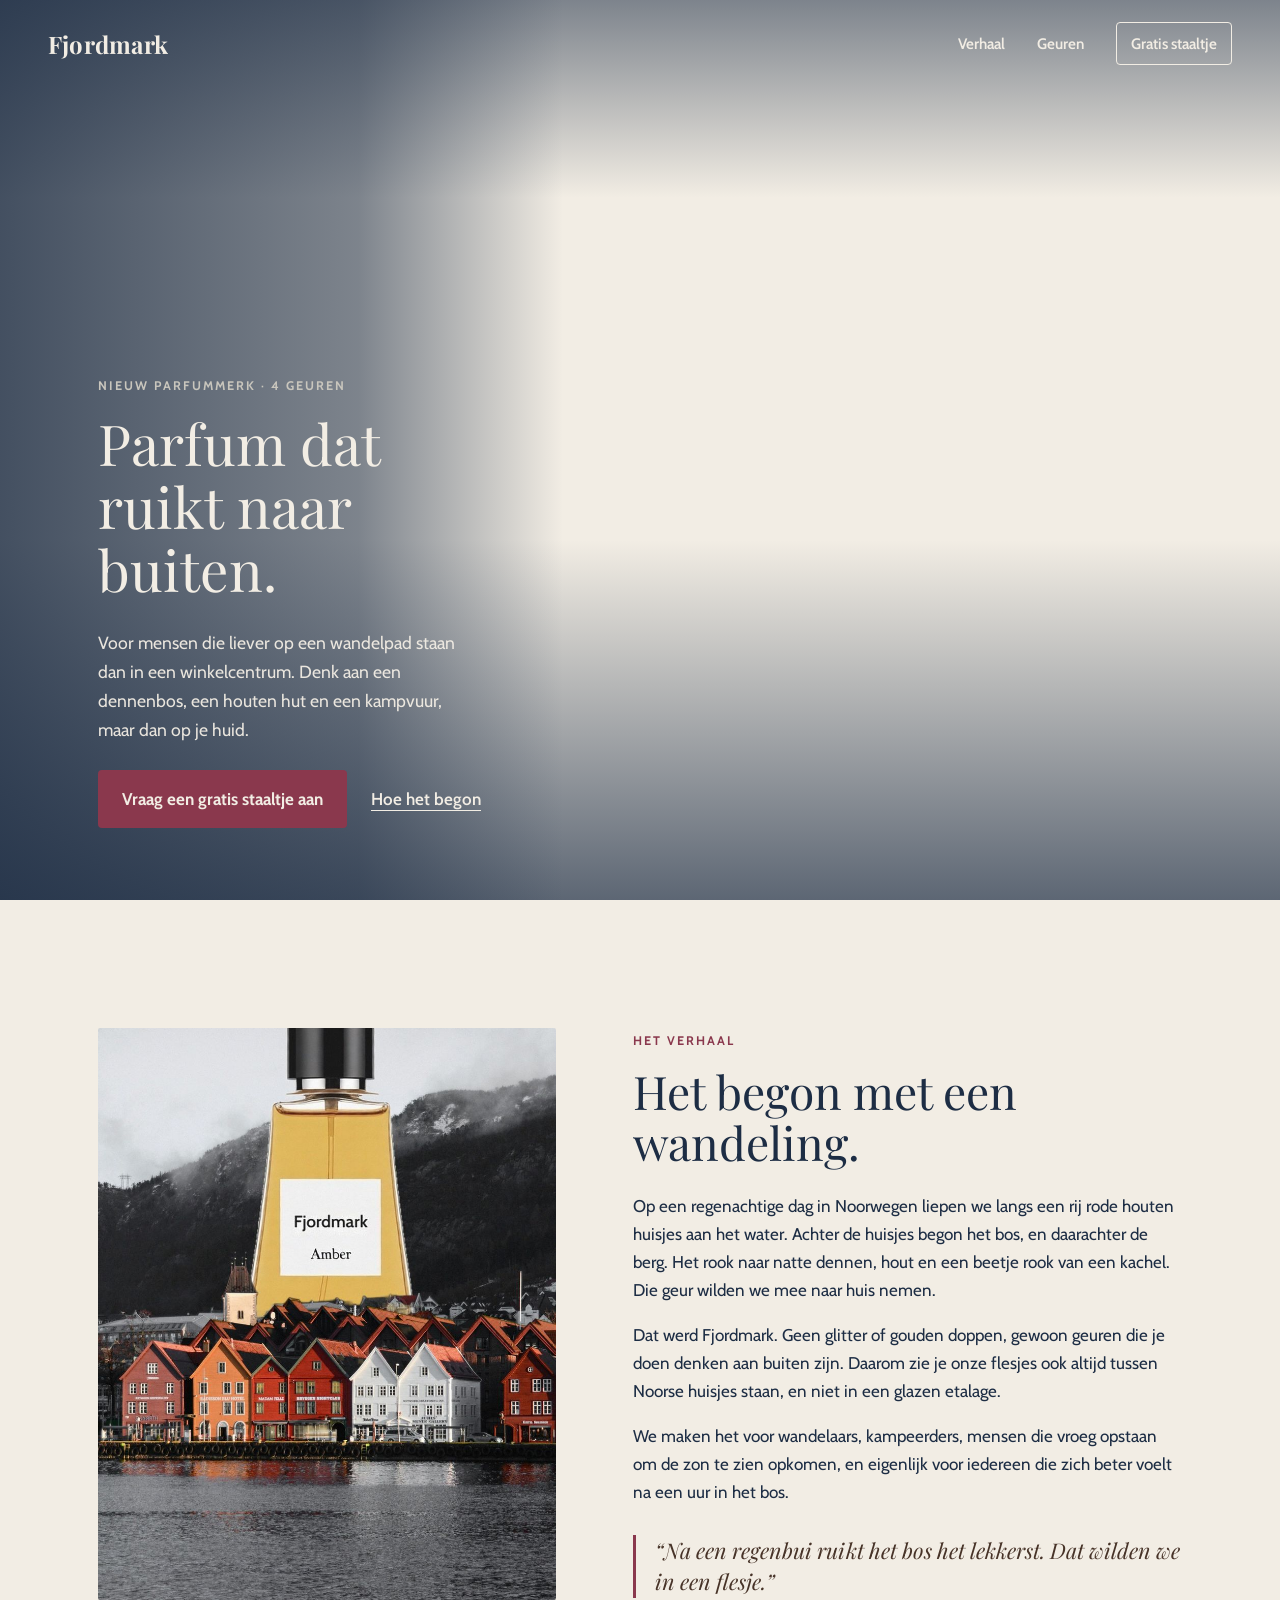
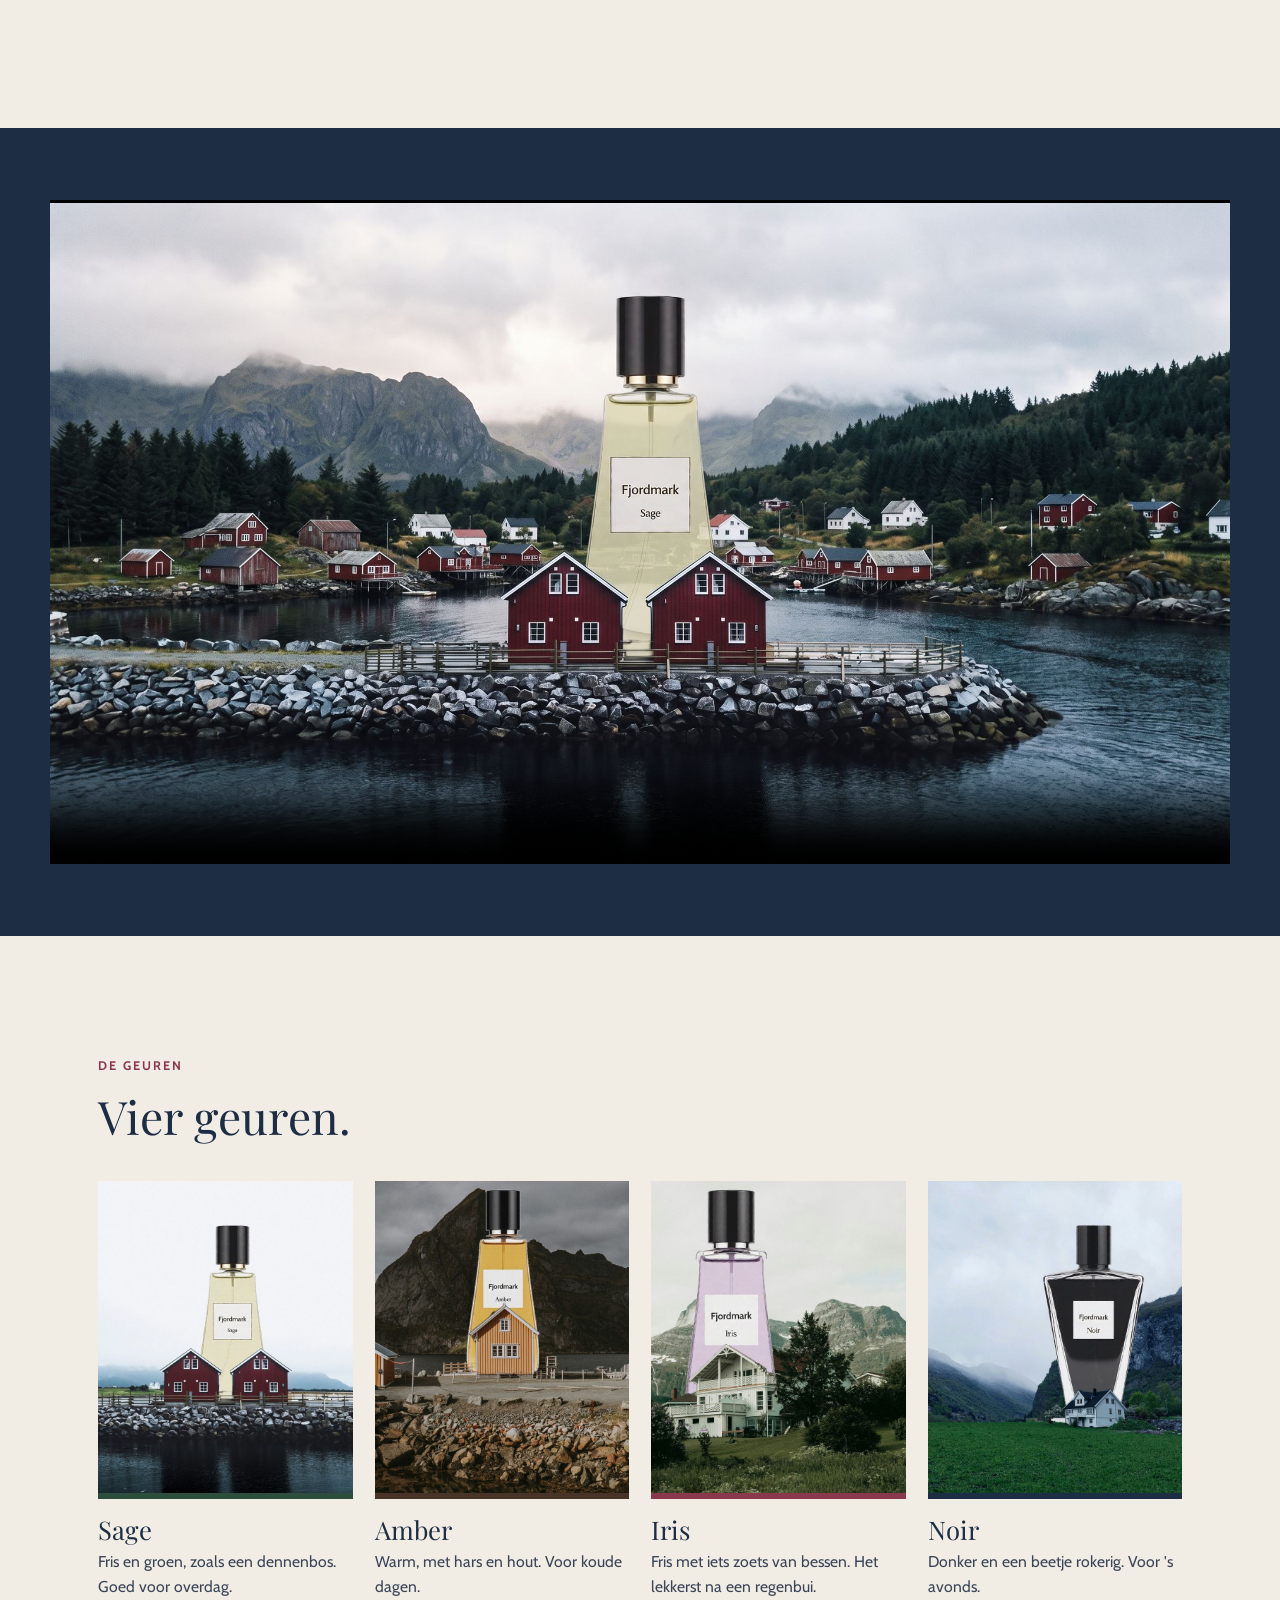
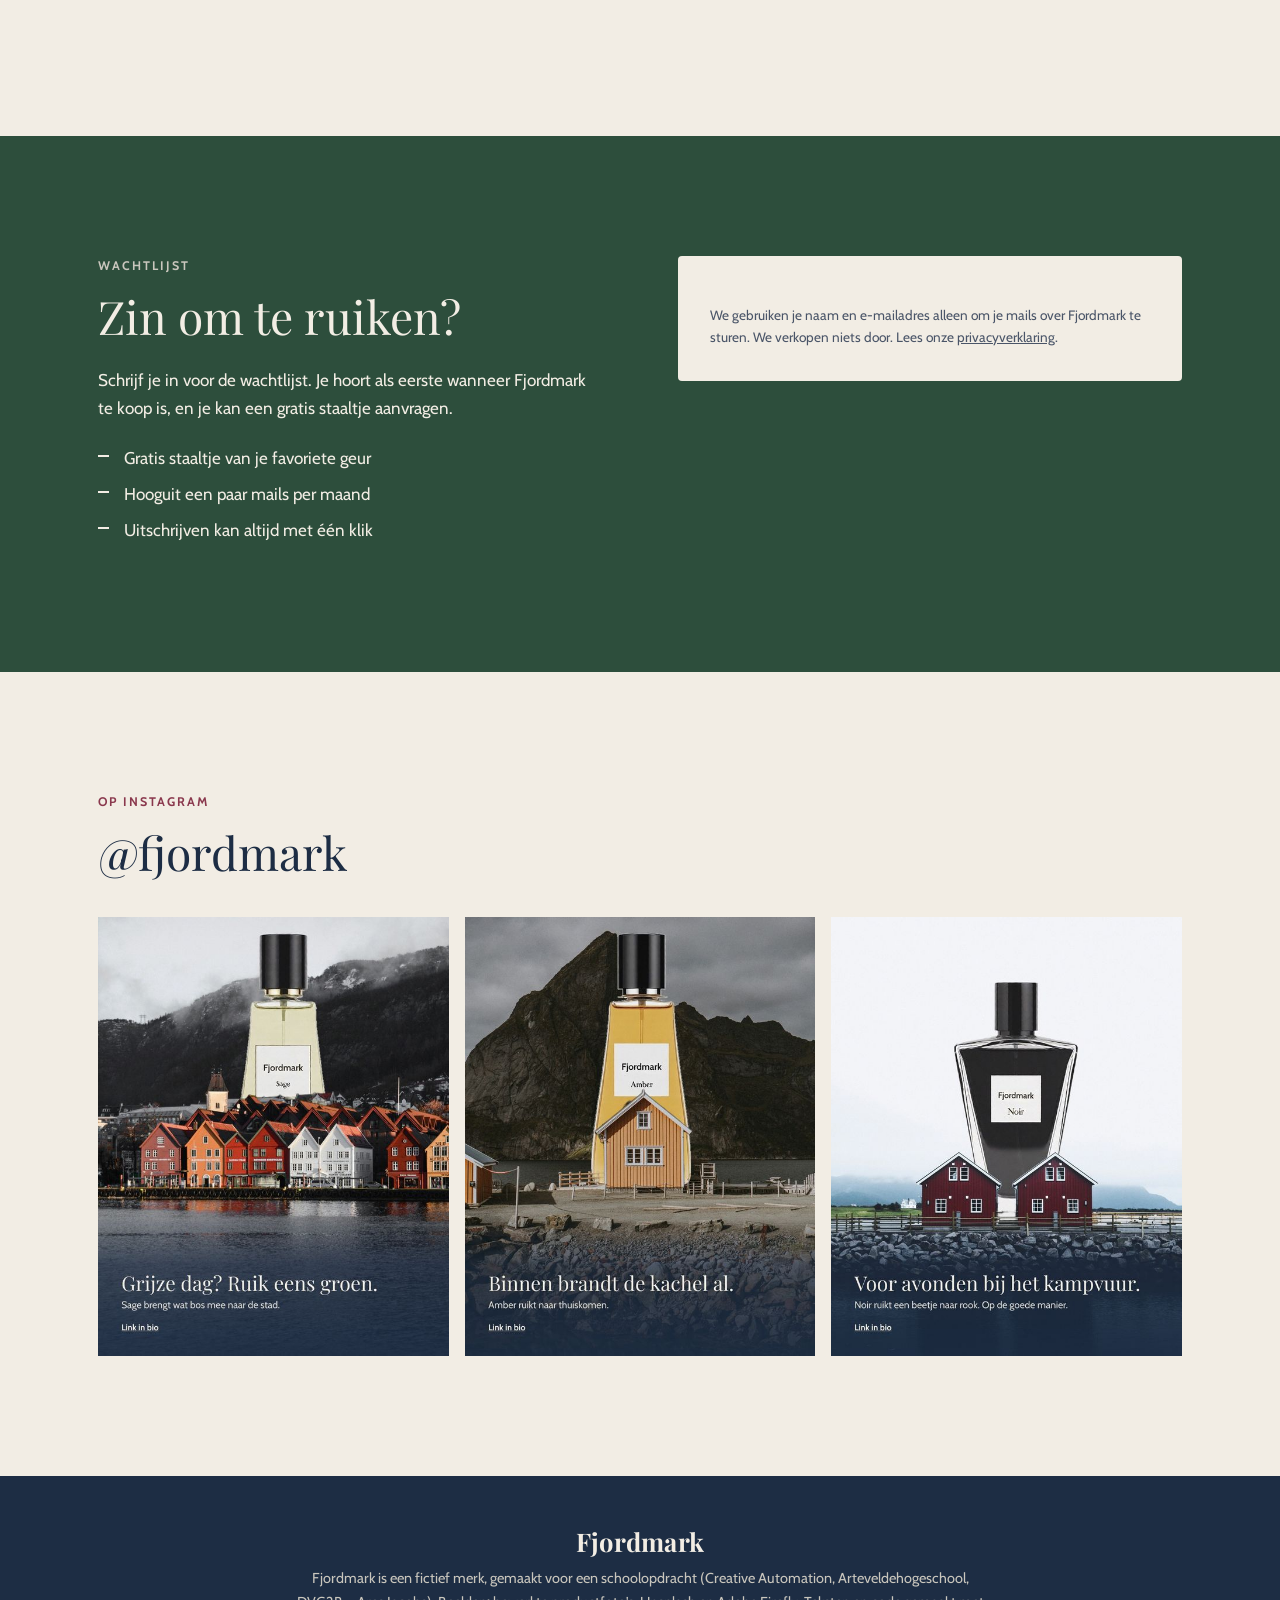
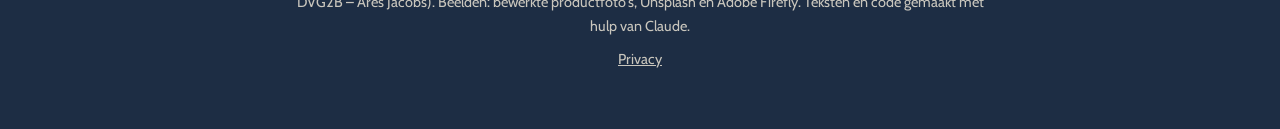
<file: index.html>
<!doctype html>
<html lang="nl">
<head>
  <meta charset="utf-8">
  <meta name="viewport" content="width=device-width, initial-scale=1">
  <title>Fjordmark – parfum dat ruikt naar buiten</title>
  <meta name="description" content="Fjordmark is een nieuw parfummerk met vier geuren die ruiken naar bos, hout en buiten zijn. Schrijf je in voor de wachtlijst en vraag een gratis staaltje aan.">
  <meta property="og:title" content="Fjordmark – parfum dat ruikt naar buiten">
  <meta property="og:description" content="Vier geuren voor mensen die graag buiten zijn. Schrijf je in voor een gratis staaltje.">
  <meta property="og:image" content="assets/img/hero.jpg">
  <link rel="icon" href="assets/img/favicon.svg" type="image/svg+xml">
  <link rel="preconnect" href="https://fonts.googleapis.com">
  <link rel="preconnect" href="https://fonts.gstatic.com" crossorigin>
  <link href="https://fonts.googleapis.com/css2?family=Cabin:wght@400;600;700&family=Playfair+Display:ital,wght@0,400;0,700;1,400&display=swap" rel="stylesheet">
  <link rel="stylesheet" href="style.css">
  <!-- MailerLite Universal -->
  <script>
    (function(w,d,e,u,f,l,n){w[f]=w[f]||function(){(w[f].q=w[f].q||[])
    .push(arguments);},l=d.createElement(e),l.async=1,l.src=u,
    n=d.getElementsByTagName(e)[0],n.parentNode.insertBefore(l,n);})
    (window,document,'script','https://assets.mailerlite.com/js/universal.js','ml');
    ml('account', '2731021');
  </script>
  <!-- End MailerLite Universal -->
</head>
<body>

<header class="topbar">
  <a class="wordmark" href="#top">Fjordmark</a>
  <nav>
    <a href="#verhaal">Verhaal</a>
    <a href="#geuren">Geuren</a>
    <a class="nav-cta" href="#inschrijven">Gratis staaltje</a>
  </nav>
</header>

<main id="top">

  <!-- HERO -->
  <section class="hero">
    <picture>
      <source media="(max-width: 700px)" srcset="assets/img/hero-mobile.jpg">
      <img src="assets/img/hero.jpg" alt="Een Fjordmark-parfumfles van Sage staat achter twee rode houten huisjes aan een Noors fjord, met mist boven de bergen." width="2000" height="1116">
    </picture>
    <div class="hero-text">
      <p class="eyebrow">Nieuw parfummerk · 4 geuren</p>
      <h1>Parfum dat ruikt naar buiten.</h1>
      <p class="lead">Voor mensen die liever op een wandelpad staan dan in een winkelcentrum. Denk aan een dennenbos, een houten hut en een kampvuur, maar dan op je huid.</p>
      <div class="hero-actions">
        <a class="btn" href="#inschrijven">Vraag een gratis staaltje aan</a>
        <a class="link" href="#verhaal">Hoe het begon</a>
      </div>
    </div>
  </section>

  <!-- VERHAAL -->
  <section class="story" id="verhaal">
    <div class="story-img">
      <img src="assets/img/verhaal.jpg" alt="Fjordmark Amber tussen de gekleurde houten huizen van Bergen in de mist." loading="lazy" width="900" height="1600">
    </div>
    <div class="story-text">
      <p class="eyebrow">Het verhaal</p>
      <h2>Het begon met een wandeling.</h2>
      <p>Op een regenachtige dag in Noorwegen liepen we langs een rij rode houten huisjes aan het water. Achter de huisjes begon het bos, en daarachter de berg. Het rook naar natte dennen, hout en een beetje rook van een kachel. Die geur wilden we mee naar huis nemen.</p>
      <p>Dat werd Fjordmark. Geen glitter of gouden doppen, gewoon geuren die je doen denken aan buiten zijn. Daarom zie je onze flesjes ook altijd tussen Noorse huisjes staan, en niet in een glazen etalage.</p>
      <p>We maken het voor wandelaars, kampeerders, mensen die vroeg opstaan om de zon te zien opkomen, en eigenlijk voor iedereen die zich beter voelt na een uur in het bos.</p>
      <blockquote>“Na een regenbui ruikt het bos het lekkerst. Dat wilden we in een flesje.”</blockquote>
    </div>
  </section>

  <!-- VIDEO -->
  <section class="film" id="film">
    <video src="assets/video/fjordmark_film_16x9.mp4" poster="assets/img/hero.jpg" controls muted playsinline preload="metadata" aria-label="Korte film van Fjordmark"></video>
  </section>

  <!-- GEUREN -->
  <section class="scents" id="geuren">
    <div class="section-head">
      <p class="eyebrow">De geuren</p>
      <h2>Vier geuren.</h2>
    </div>
    <div class="scent-grid">
      <article class="scent" style="--c:#2D4E3C">
        <img src="assets/img/geur-sage.jpg" alt="Fjordmark Sage achter twee rode huisjes aan het water." loading="lazy" width="720" height="900">
        <h3>Sage</h3>
        <p>Fris en groen, zoals een dennenbos. Goed voor overdag.</p>
      </article>
      <article class="scent" style="--c:#473328">
        <img src="assets/img/geur-amber.jpg" alt="Fjordmark Amber achter een houten hut aan de voet van een berg." loading="lazy" width="720" height="900">
        <h3>Amber</h3>
        <p>Warm, met hars en hout. Voor koude dagen.</p>
      </article>
      <article class="scent" style="--c:#8A384D">
        <img src="assets/img/geur-iris.jpg" alt="Fjordmark Iris achter een wit huis met bergen op de achtergrond." loading="lazy" width="720" height="900">
        <h3>Iris</h3>
        <p>Fris met iets zoets van bessen. Het lekkerst na een regenbui.</p>
      </article>
      <article class="scent" style="--c:#1D2D44">
        <img src="assets/img/geur-noir.jpg" alt="Fjordmark Noir achter een wit huis in een groene vallei." loading="lazy" width="720" height="900">
        <h3>Noir</h3>
        <p>Donker en een beetje rokerig. Voor 's avonds.</p>
      </article>
    </div>
  </section>

  <!-- CTA + FORMULIER -->
  <section class="signup" id="inschrijven">
    <div class="signup-text">
      <p class="eyebrow">Wachtlijst</p>
      <h2>Zin om te ruiken?</h2>
      <p>Schrijf je in voor de wachtlijst. Je hoort als eerste wanneer Fjordmark te koop is, en je kan een gratis staaltje aanvragen.</p>
      <ul class="ticks">
        <li>Gratis staaltje van je favoriete geur</li>
        <li>Hooguit een paar mails per maand</li>
        <li>Uitschrijven kan altijd met één klik</li>
      </ul>
    </div>
    <div class="signup-form">
      <!-- MAILERLITE EMBED -->
      <div class="ml-embedded" data-form="b0F0Ox"></div>
      <p class="privacy">We gebruiken je naam en e-mailadres alleen om je mails over Fjordmark te sturen. We verkopen niets door. Lees onze <a href="privacy.html">privacyverklaring</a>.</p>
    </div>
  </section>

  <!-- SOCIAL -->
  <section class="social">
    <div class="section-head">
      <p class="eyebrow">Op Instagram</p>
      <h2>@fjordmark</h2>
    </div>
    <div class="social-grid">
      <img src="assets/img/social-1.jpg" alt="Instagram-post: Grijze dag? Ruik eens groen." loading="lazy" width="600" height="750">
      <img src="assets/img/social-2.jpg" alt="Instagram-post: Binnen brandt de kachel al." loading="lazy" width="600" height="750">
      <img src="assets/img/social-3.jpg" alt="Instagram-post: Voor avonden bij het kampvuur." loading="lazy" width="600" height="750">
    </div>
  </section>

</main>

<footer class="footer">
  <p class="wordmark">Fjordmark</p>
  <p>Fjordmark is een fictief merk, gemaakt voor een schoolopdracht (Creative Automation, Arteveldehogeschool, DVG2B – Ares Jacobs). Beelden: bewerkte productfoto's, Unsplash en Adobe Firefly. Teksten en code gemaakt met hulp van Claude.</p>
  <p><a href="privacy.html">Privacy</a></p>
</footer>

</body>
</html>
</file>
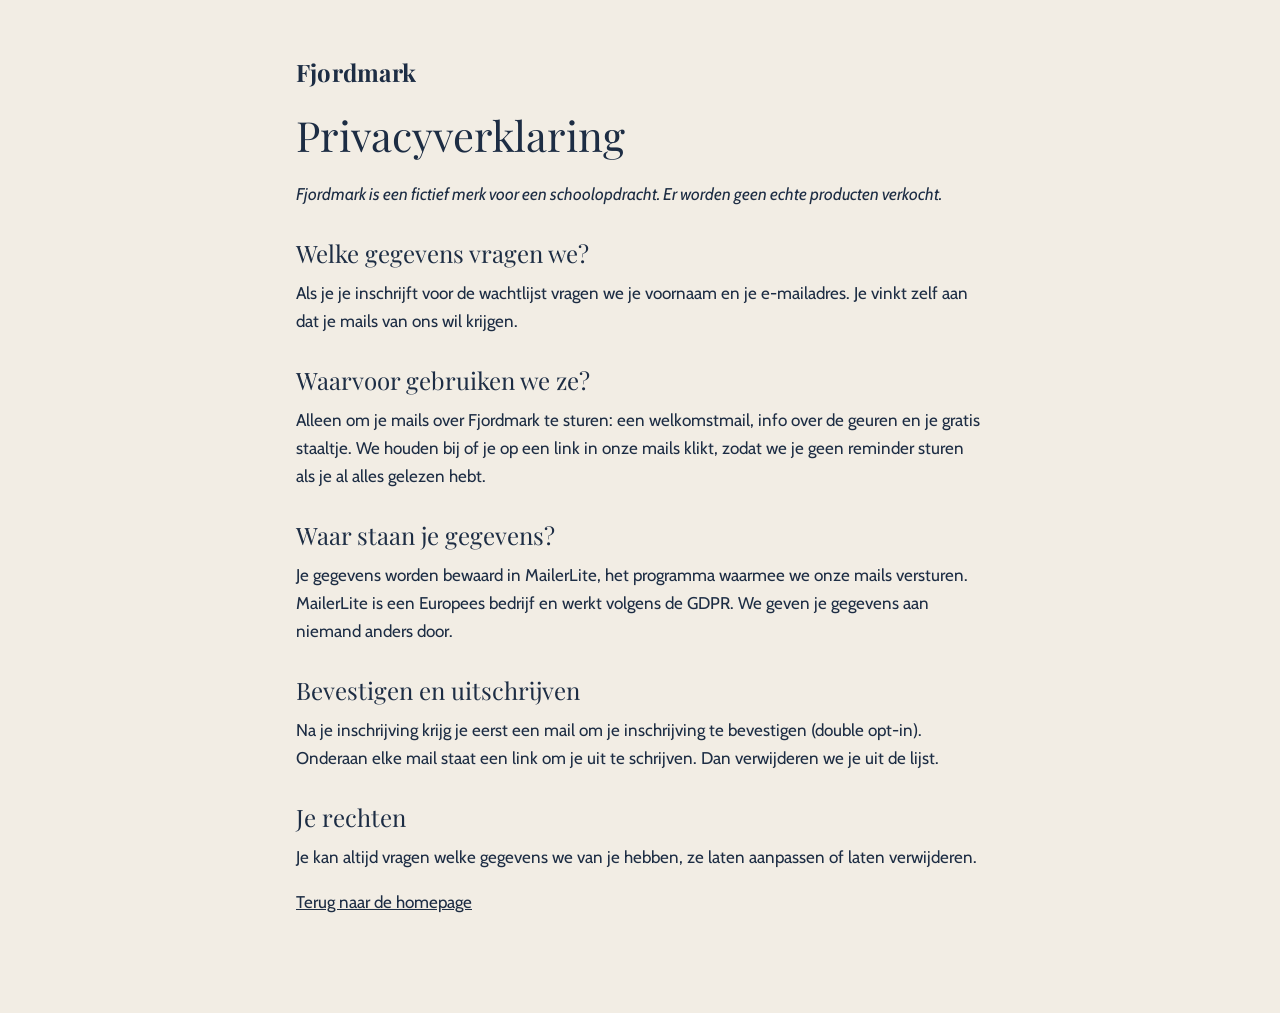
<file: privacy.html>
<!doctype html>
<html lang="nl">
<head>
  <meta charset="utf-8">
  <meta name="viewport" content="width=device-width, initial-scale=1">
  <title>Privacy – Fjordmark</title>
  <link rel="icon" href="assets/img/favicon.svg" type="image/svg+xml">
  <link href="https://fonts.googleapis.com/css2?family=Cabin:wght@400;700&family=Playfair+Display:wght@400;700&display=swap" rel="stylesheet">
  <link rel="stylesheet" href="style.css">
  <style>
    .page { max-width: 720px; margin: 0 auto; padding: 56px 16px 80px; }
    .page .wordmark { color: var(--fjord); }
    .page h1 { font-size: 2.6rem; margin-top: 1.4rem; }
    .page h2 { font-size: 1.5rem; margin-top: 2rem; }
  </style>
</head>
<body>
<main class="page">
  <a class="wordmark" href="index.html">Fjordmark</a>
  <h1>Privacyverklaring</h1>
  <p><em>Fjordmark is een fictief merk voor een schoolopdracht. Er worden geen echte producten verkocht.</em></p>

  <h2>Welke gegevens vragen we?</h2>
  <p>Als je je inschrijft voor de wachtlijst vragen we je voornaam en je e-mailadres. Je vinkt zelf aan dat je mails van ons wil krijgen.</p>

  <h2>Waarvoor gebruiken we ze?</h2>
  <p>Alleen om je mails over Fjordmark te sturen: een welkomstmail, info over de geuren en je gratis staaltje. We houden bij of je op een link in onze mails klikt, zodat we je geen reminder sturen als je al alles gelezen hebt.</p>

  <h2>Waar staan je gegevens?</h2>
  <p>Je gegevens worden bewaard in MailerLite, het programma waarmee we onze mails versturen. MailerLite is een Europees bedrijf en werkt volgens de GDPR. We geven je gegevens aan niemand anders door.</p>

  <h2>Bevestigen en uitschrijven</h2>
  <p>Na je inschrijving krijg je eerst een mail om je inschrijving te bevestigen (double opt-in). Onderaan elke mail staat een link om je uit te schrijven. Dan verwijderen we je uit de lijst.</p>

  <h2>Je rechten</h2>
  <p>Je kan altijd vragen welke gegevens we van je hebben, ze laten aanpassen of laten verwijderen.</p>

  <p><a href="index.html">Terug naar de homepage</a></p>
</main>
</body>
</html>
</file>
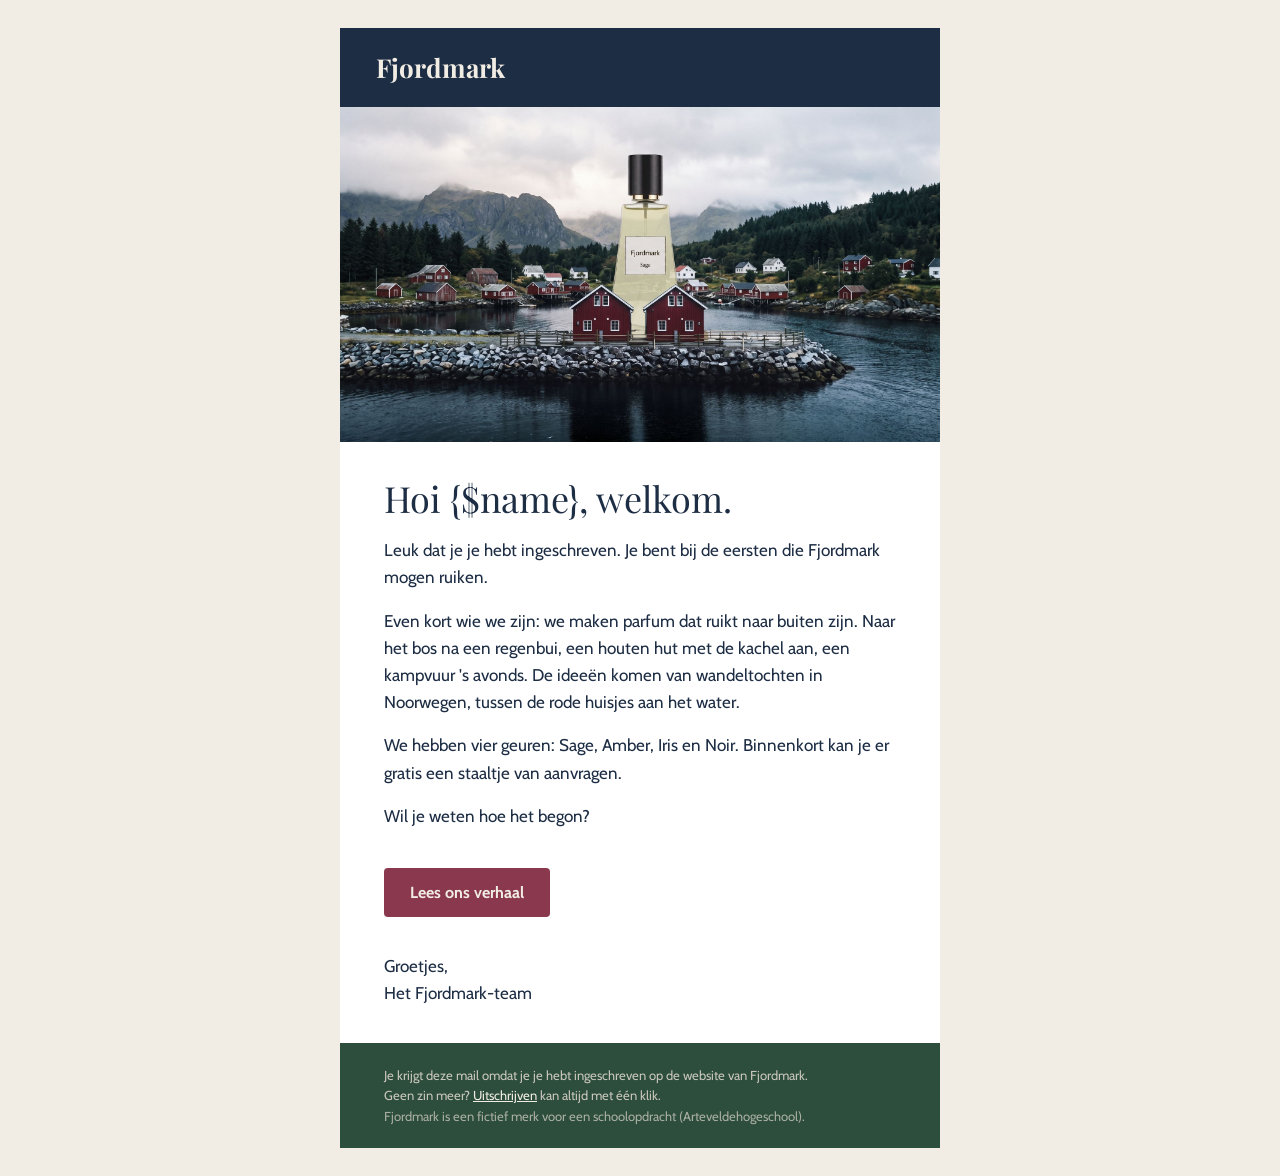
<file: emails/email_1_welkom.html>
<!doctype html>
<html lang="nl">
<head>
<meta charset="utf-8">
<meta name="viewport" content="width=device-width, initial-scale=1">
<title>Je staat op de lijst</title>
<link href="https://fonts.googleapis.com/css2?family=Cabin:wght@400;700&family=Playfair+Display:wght@400;700&display=swap" rel="stylesheet">
<style>
  body { margin:0; padding:0; background:#F2EDE4; }
  a { color:#8A384D; }
  @media (max-width:620px) { .wrap { width:100% !important; } .pad { padding-left:22px !important; padding-right:22px !important; } h1 { font-size:30px !important; } }
</style>
</head>
<body style="margin:0;padding:0;background:#F2EDE4;">
<div style="display:none;max-height:0;overflow:hidden;">Bedankt voor je inschrijving. Hier is wat je kan verwachten.</div>
<table role="presentation" width="100%" cellpadding="0" cellspacing="0" style="background:#F2EDE4;">
<tr><td align="center" style="padding:28px 12px;">
  <table role="presentation" class="wrap" width="600" cellpadding="0" cellspacing="0" style="width:600px;background:#ffffff;">
    <tr><td style="background:#1D2D44;padding:22px 36px;" class="pad">
      <span style="font-family:'Playfair Display',Georgia,serif;font-weight:700;font-size:26px;color:#F2EDE4;">Fjordmark</span>
    </td></tr>
    <tr><td><img src="https://aresjacobs55-bit.github.io/fjordmark/assets/img/hero.jpg" width="600" alt="Fjordmark-fles achter rode houten huisjes aan een fjord" style="display:block;width:100%;height:auto;border:0;"></td></tr>
    <tr><td class="pad" style="padding:36px 44px 8px;font-family:'Cabin',Arial,sans-serif;font-size:17px;line-height:1.6;color:#1D2D44;">
      <h1 style="margin:0 0 18px;font-family:'Playfair Display',Georgia,serif;font-weight:400;font-size:36px;line-height:1.15;color:#1D2D44;">Hoi {$name}, welkom.</h1>
      <p style="margin:0 0 16px;">Leuk dat je je hebt ingeschreven. Je bent bij de eersten die Fjordmark mogen ruiken.</p><p style="margin:0 0 16px;">Even kort wie we zijn: we maken parfum dat ruikt naar buiten zijn. Naar het bos na een regenbui, een houten hut met de kachel aan, een kampvuur 's avonds. De ideeën komen van wandeltochten in Noorwegen, tussen de rode huisjes aan het water.</p><p style="margin:0 0 16px;">We hebben vier geuren: Sage, Amber, Iris en Noir. Binnenkort kan je er gratis een staaltje van aanvragen.</p><p style="margin:0 0 16px;">Wil je weten hoe het begon?</p>
    </td></tr>
    <tr><td class="pad" style="padding:14px 44px 36px;">
      <a href="https://aresjacobs55-bit.github.io/fjordmark/#verhaal" style="display:inline-block;background:#8A384D;color:#F2EDE4;font-family:'Cabin',Arial,sans-serif;font-weight:700;font-size:16px;text-decoration:none;padding:15px 26px;border-radius:4px;">Lees ons verhaal</a>
    </td></tr>
    <tr><td class="pad" style="padding:0 44px 36px;font-family:'Cabin',Arial,sans-serif;font-size:17px;line-height:1.6;color:#1D2D44;">
      Groetjes,<br>Het Fjordmark-team
    </td></tr>
    <tr><td class="pad" style="background:#2D4E3C;padding:22px 44px;font-family:'Cabin',Arial,sans-serif;font-size:13px;line-height:1.55;color:#C9C6BD;">
      Je krijgt deze mail omdat je je hebt ingeschreven op de website van Fjordmark.<br>
      Geen zin meer? <a href="{$unsubscribe}" style="color:#F2EDE4;">Uitschrijven</a> kan altijd met één klik.<br>
      <span style="opacity:.8;">Fjordmark is een fictief merk voor een schoolopdracht (Arteveldehogeschool).</span>
    </td></tr>
  </table>
</td></tr>
</table>
</body>
</html>
</file>
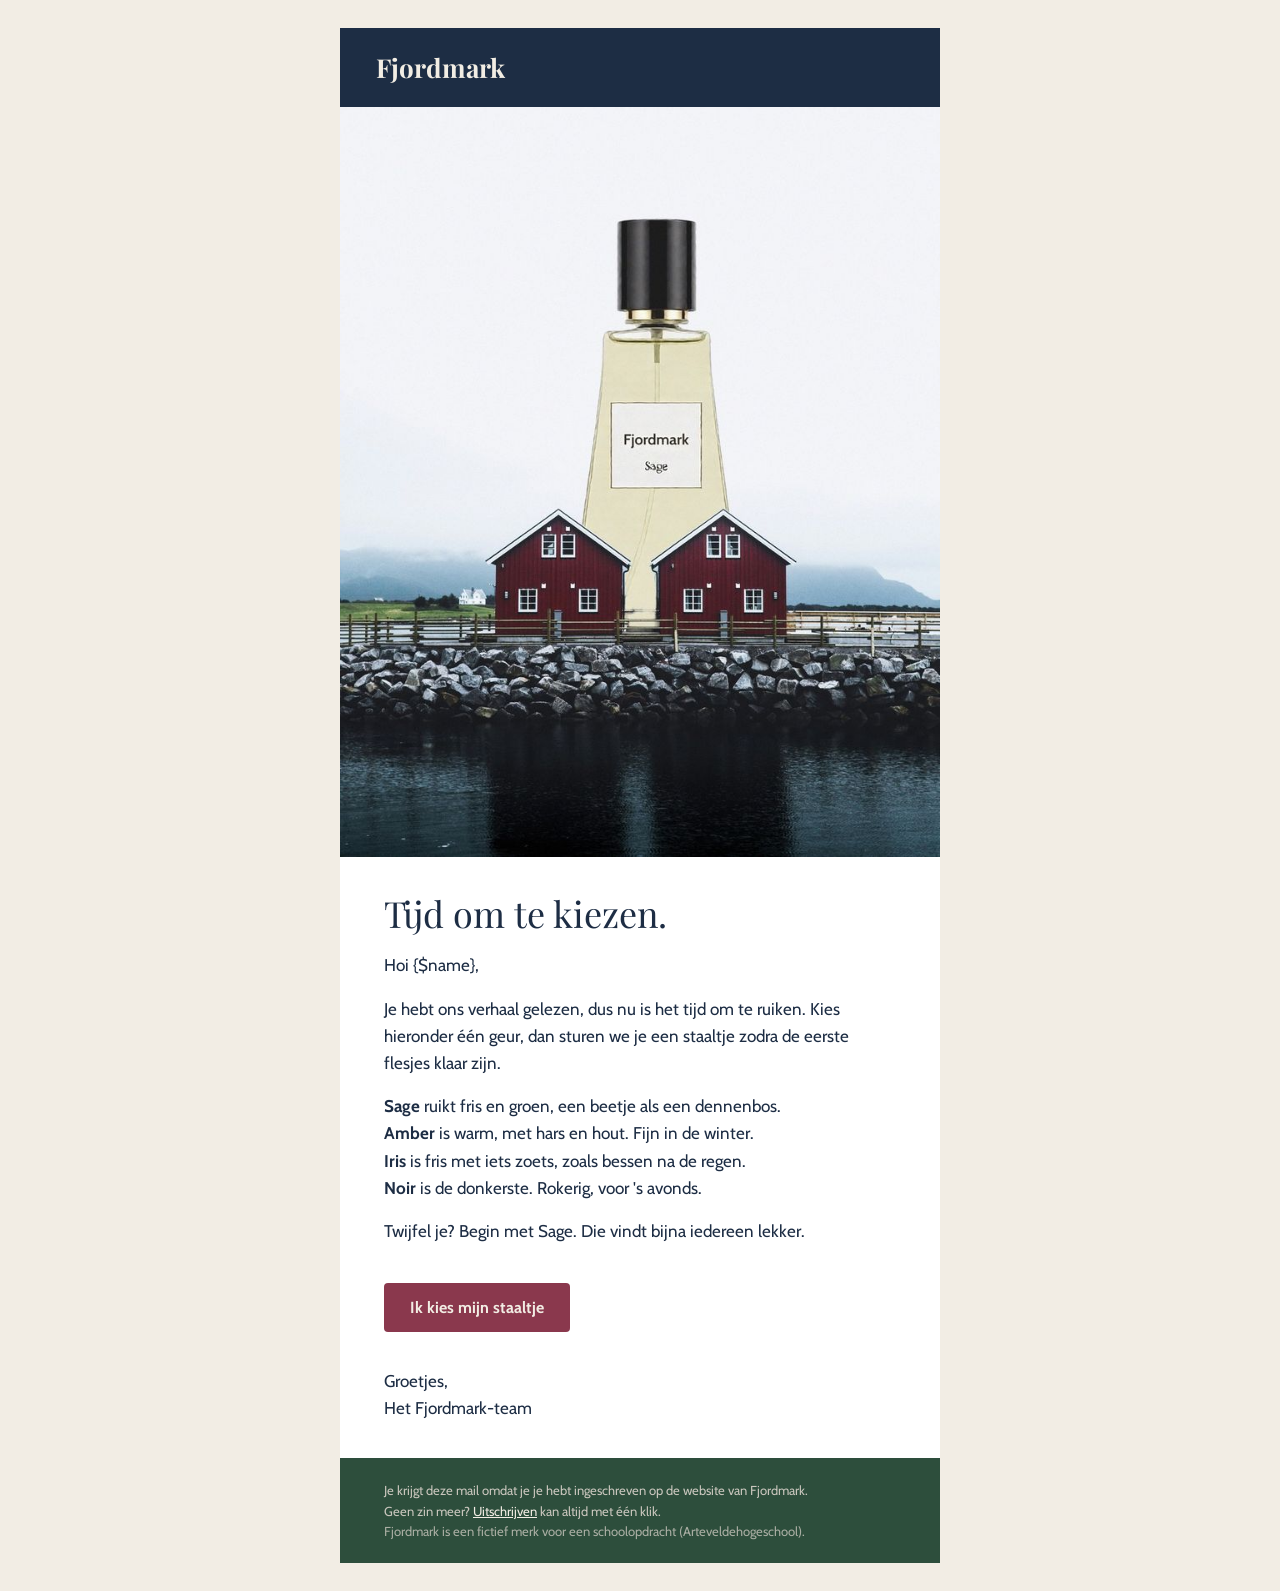
<file: emails/email_2_staaltje.html>
<!doctype html>
<html lang="nl">
<head>
<meta charset="utf-8">
<meta name="viewport" content="width=device-width, initial-scale=1">
<title>Welke wil je eerst ruiken?</title>
<link href="https://fonts.googleapis.com/css2?family=Cabin:wght@400;700&family=Playfair+Display:wght@400;700&display=swap" rel="stylesheet">
<style>
  body { margin:0; padding:0; background:#F2EDE4; }
  a { color:#8A384D; }
  @media (max-width:620px) { .wrap { width:100% !important; } .pad { padding-left:22px !important; padding-right:22px !important; } h1 { font-size:30px !important; } }
</style>
</head>
<body style="margin:0;padding:0;background:#F2EDE4;">
<div style="display:none;max-height:0;overflow:hidden;">Je staaltje is gratis. Je moet alleen kiezen.</div>
<table role="presentation" width="100%" cellpadding="0" cellspacing="0" style="background:#F2EDE4;">
<tr><td align="center" style="padding:28px 12px;">
  <table role="presentation" class="wrap" width="600" cellpadding="0" cellspacing="0" style="width:600px;background:#ffffff;">
    <tr><td style="background:#1D2D44;padding:22px 36px;" class="pad">
      <span style="font-family:'Playfair Display',Georgia,serif;font-weight:700;font-size:26px;color:#F2EDE4;">Fjordmark</span>
    </td></tr>
    <tr><td><img src="https://aresjacobs55-bit.github.io/fjordmark/assets/img/geur-sage.jpg" width="600" alt="Fjordmark Sage achter twee rode huisjes" style="display:block;width:100%;height:auto;border:0;"></td></tr>
    <tr><td class="pad" style="padding:36px 44px 8px;font-family:'Cabin',Arial,sans-serif;font-size:17px;line-height:1.6;color:#1D2D44;">
      <h1 style="margin:0 0 18px;font-family:'Playfair Display',Georgia,serif;font-weight:400;font-size:36px;line-height:1.15;color:#1D2D44;">Tijd om te kiezen.</h1>
      <p style="margin:0 0 16px;">Hoi {$name},</p><p style="margin:0 0 16px;">Je hebt ons verhaal gelezen, dus nu is het tijd om te ruiken. Kies hieronder één geur, dan sturen we je een staaltje zodra de eerste flesjes klaar zijn.</p><p style="margin:0 0 16px;"><strong>Sage</strong> ruikt fris en groen, een beetje als een dennenbos.<br><strong>Amber</strong> is warm, met hars en hout. Fijn in de winter.<br><strong>Iris</strong> is fris met iets zoets, zoals bessen na de regen.<br><strong>Noir</strong> is de donkerste. Rokerig, voor 's avonds.</p><p style="margin:0 0 16px;">Twijfel je? Begin met Sage. Die vindt bijna iedereen lekker.</p>
    </td></tr>
    <tr><td class="pad" style="padding:14px 44px 36px;">
      <a href="https://aresjacobs55-bit.github.io/fjordmark/#geuren" style="display:inline-block;background:#8A384D;color:#F2EDE4;font-family:'Cabin',Arial,sans-serif;font-weight:700;font-size:16px;text-decoration:none;padding:15px 26px;border-radius:4px;">Ik kies mijn staaltje</a>
    </td></tr>
    <tr><td class="pad" style="padding:0 44px 36px;font-family:'Cabin',Arial,sans-serif;font-size:17px;line-height:1.6;color:#1D2D44;">
      Groetjes,<br>Het Fjordmark-team
    </td></tr>
    <tr><td class="pad" style="background:#2D4E3C;padding:22px 44px;font-family:'Cabin',Arial,sans-serif;font-size:13px;line-height:1.55;color:#C9C6BD;">
      Je krijgt deze mail omdat je je hebt ingeschreven op de website van Fjordmark.<br>
      Geen zin meer? <a href="{$unsubscribe}" style="color:#F2EDE4;">Uitschrijven</a> kan altijd met één klik.<br>
      <span style="opacity:.8;">Fjordmark is een fictief merk voor een schoolopdracht (Arteveldehogeschool).</span>
    </td></tr>
  </table>
</td></tr>
</table>
</body>
</html>
</file>
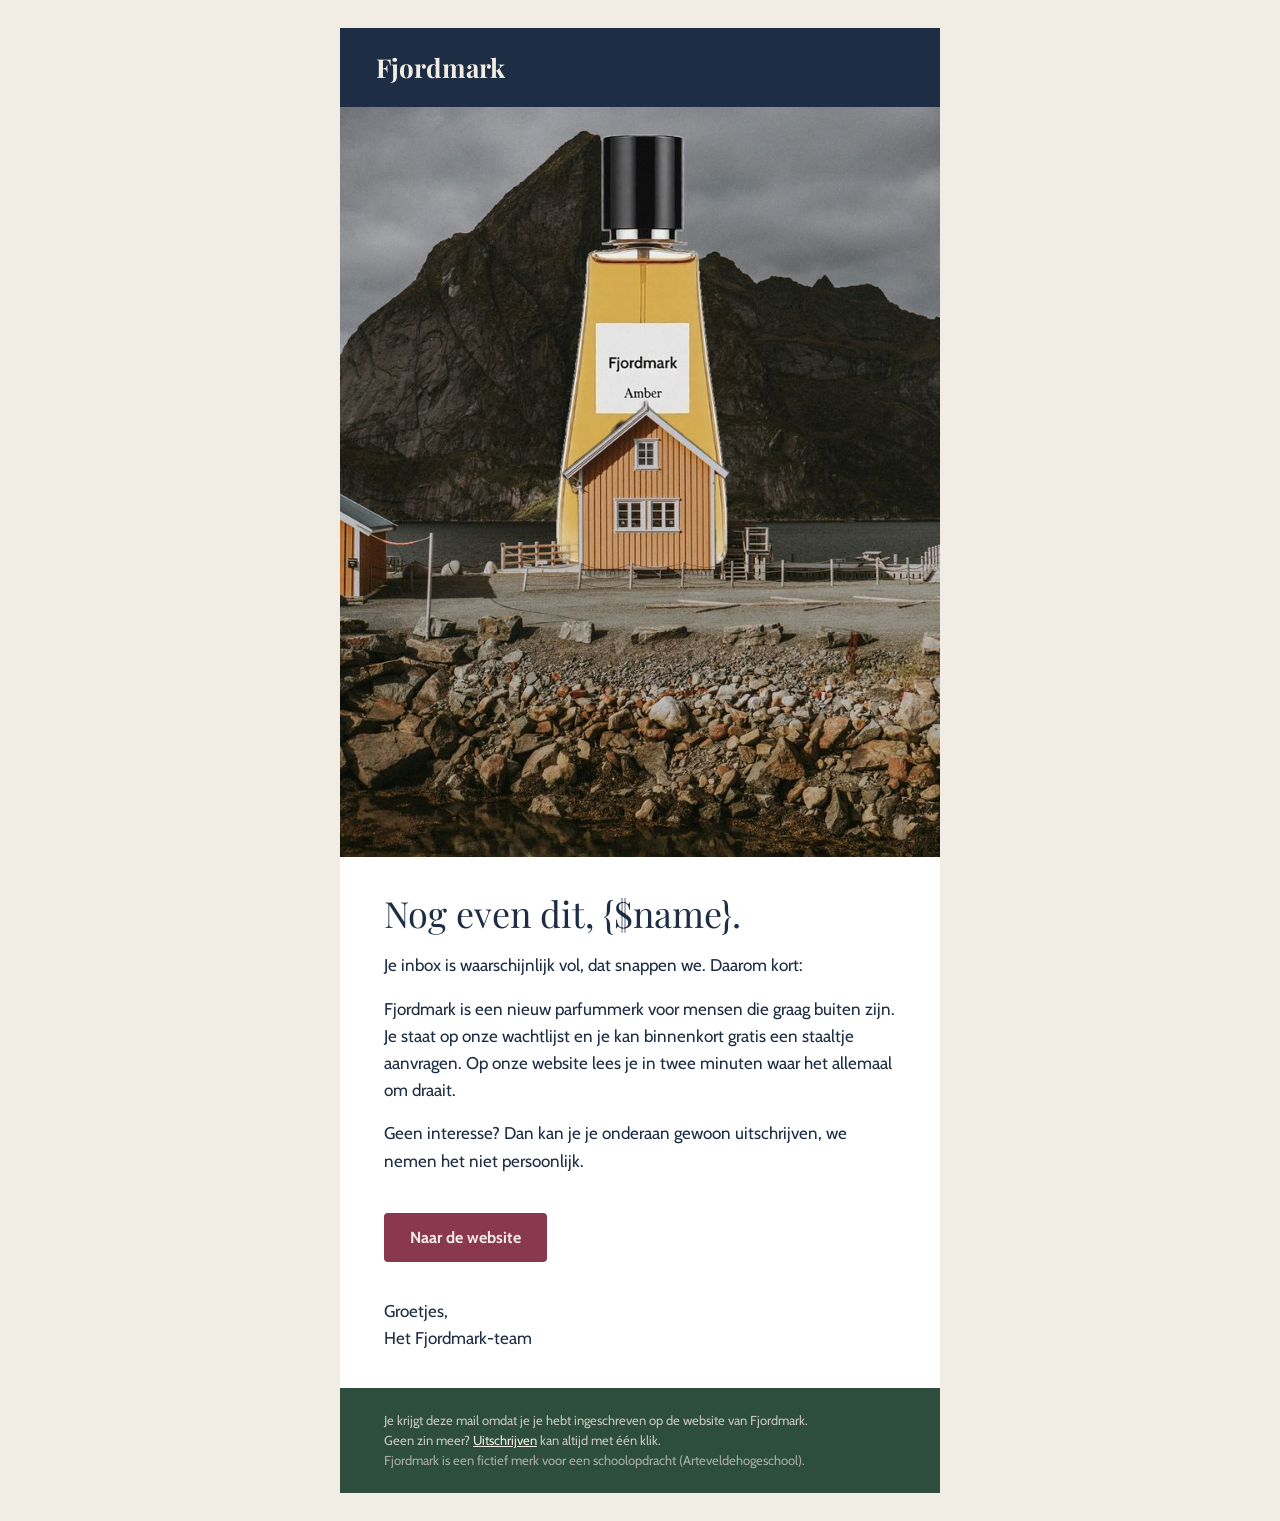
<file: emails/email_3_reminder.html>
<!doctype html>
<html lang="nl">
<head>
<meta charset="utf-8">
<meta name="viewport" content="width=device-width, initial-scale=1">
<title>Nog niet gelezen? Geen probleem</title>
<link href="https://fonts.googleapis.com/css2?family=Cabin:wght@400;700&family=Playfair+Display:wght@400;700&display=swap" rel="stylesheet">
<style>
  body { margin:0; padding:0; background:#F2EDE4; }
  a { color:#8A384D; }
  @media (max-width:620px) { .wrap { width:100% !important; } .pad { padding-left:22px !important; padding-right:22px !important; } h1 { font-size:30px !important; } }
</style>
</head>
<body style="margin:0;padding:0;background:#F2EDE4;">
<div style="display:none;max-height:0;overflow:hidden;">Het duurt twee minuten.</div>
<table role="presentation" width="100%" cellpadding="0" cellspacing="0" style="background:#F2EDE4;">
<tr><td align="center" style="padding:28px 12px;">
  <table role="presentation" class="wrap" width="600" cellpadding="0" cellspacing="0" style="width:600px;background:#ffffff;">
    <tr><td style="background:#1D2D44;padding:22px 36px;" class="pad">
      <span style="font-family:'Playfair Display',Georgia,serif;font-weight:700;font-size:26px;color:#F2EDE4;">Fjordmark</span>
    </td></tr>
    <tr><td><img src="https://aresjacobs55-bit.github.io/fjordmark/assets/img/geur-amber.jpg" width="600" alt="Fjordmark Amber achter een houten hut" style="display:block;width:100%;height:auto;border:0;"></td></tr>
    <tr><td class="pad" style="padding:36px 44px 8px;font-family:'Cabin',Arial,sans-serif;font-size:17px;line-height:1.6;color:#1D2D44;">
      <h1 style="margin:0 0 18px;font-family:'Playfair Display',Georgia,serif;font-weight:400;font-size:36px;line-height:1.15;color:#1D2D44;">Nog even dit, {$name}.</h1>
      <p style="margin:0 0 16px;">Je inbox is waarschijnlijk vol, dat snappen we. Daarom kort:</p><p style="margin:0 0 16px;">Fjordmark is een nieuw parfummerk voor mensen die graag buiten zijn. Je staat op onze wachtlijst en je kan binnenkort gratis een staaltje aanvragen. Op onze website lees je in twee minuten waar het allemaal om draait.</p><p style="margin:0 0 16px;">Geen interesse? Dan kan je je onderaan gewoon uitschrijven, we nemen het niet persoonlijk.</p>
    </td></tr>
    <tr><td class="pad" style="padding:14px 44px 36px;">
      <a href="https://aresjacobs55-bit.github.io/fjordmark/" style="display:inline-block;background:#8A384D;color:#F2EDE4;font-family:'Cabin',Arial,sans-serif;font-weight:700;font-size:16px;text-decoration:none;padding:15px 26px;border-radius:4px;">Naar de website</a>
    </td></tr>
    <tr><td class="pad" style="padding:0 44px 36px;font-family:'Cabin',Arial,sans-serif;font-size:17px;line-height:1.6;color:#1D2D44;">
      Groetjes,<br>Het Fjordmark-team
    </td></tr>
    <tr><td class="pad" style="background:#2D4E3C;padding:22px 44px;font-family:'Cabin',Arial,sans-serif;font-size:13px;line-height:1.55;color:#C9C6BD;">
      Je krijgt deze mail omdat je je hebt ingeschreven op de website van Fjordmark.<br>
      Geen zin meer? <a href="{$unsubscribe}" style="color:#F2EDE4;">Uitschrijven</a> kan altijd met één klik.<br>
      <span style="opacity:.8;">Fjordmark is een fictief merk voor een schoolopdracht (Arteveldehogeschool).</span>
    </td></tr>
  </table>
</td></tr>
</table>
</body>
</html>
</file>
<file: style.css>
:root {
  --fjord: #1D2D44;
  --furu: #2D4E3C;
  --torv: #473328;
  --tyttebaer: #8A384D;
  --linnen: #F2EDE4;
  --mist: #C9C6BD;
  --serif: "Playfair Display", Georgia, serif;
  --sans: "Cabin", system-ui, sans-serif;
  --wrap: 1180px;
}

* { box-sizing: border-box; }
html { scroll-behavior: smooth; }
body {
  margin: 0;
  background: var(--linnen);
  color: var(--fjord);
  font: 400 1.0625rem/1.65 var(--sans);
  -webkit-font-smoothing: antialiased;
}
img, video { display: block; max-width: 100%; height: auto; }
a { color: inherit; }
h1, h2, h3 { font-family: var(--serif); font-weight: 400; line-height: 1.12; margin: 0 0 .5em; }
h1 { font-size: clamp(2.4rem, 5.5vw, 4.4rem); }
h2 { font-size: clamp(2rem, 3.6vw, 3rem); }
h3 { font-size: 1.6rem; }
p { margin: 0 0 1em; }
.eyebrow {
  font-weight: 700; font-size: .78rem; letter-spacing: .16em; text-transform: uppercase;
  color: var(--tyttebaer); margin-bottom: .9rem;
}

/* top bar */
.topbar {
  position: absolute; inset: 0 0 auto 0; z-index: 10;
  display: flex; align-items: center; justify-content: space-between;
  padding: 22px clamp(16px, 4vw, 48px);
  color: var(--linnen);
}
.wordmark { font: 700 1.5rem var(--serif); text-decoration: none; letter-spacing: .01em; }
.topbar nav { display: flex; gap: clamp(14px, 2.5vw, 32px); align-items: center; font-weight: 600; font-size: .95rem; }
.topbar nav a { text-decoration: none; }
.topbar nav a:hover { text-decoration: underline; text-underline-offset: 4px; }
.nav-cta { border: 1.5px solid var(--linnen); padding: 8px 14px; border-radius: 4px; }

/* hero */
.hero { position: relative; min-height: min(100svh, 920px); display: flex; align-items: flex-end; color: var(--linnen); overflow: hidden; }
.hero picture, .hero picture img { position: absolute; inset: 0; width: 100%; height: 100%; object-fit: cover; object-position: 50% 45%; }
.hero::after {
  content: ""; position: absolute; inset: 0;
  background:
    linear-gradient(90deg, rgba(29,45,68,.82) 0%, rgba(29,45,68,.55) 28%, rgba(29,45,68,0) 44%),
    linear-gradient(180deg, rgba(29,45,68,.55) 0%, rgba(29,45,68,0) 22%, rgba(29,45,68,0) 60%, rgba(29,45,68,.7) 100%);
}
.hero-text { position: relative; z-index: 1; width: 100%; max-width: var(--wrap); margin: 0 auto; padding: 0 clamp(16px, 4vw, 48px) clamp(40px, 8vh, 88px); }
.hero-text h1 { max-width: 9ch; font-size: clamp(2.4rem, 4.4vw, 3.8rem); }
.hero .eyebrow { color: var(--mist); }
.lead { max-width: 30ch; font-size: 1.1rem; opacity: .95; }
@media (max-width: 900px) {
  /* mobiel/tablet: foto bovenaan, tekst eronder, zodat er nooit tekst over de fles valt */
  .hero { display: block; min-height: 0; background: var(--fjord); }
  .hero picture { position: relative; display: block; height: 62svh; min-height: 380px; }
  .hero picture img { position: absolute; inset: 0; object-position: 52% 50%; }
  .hero::after { inset: 0 0 auto 0; height: 120px; background: linear-gradient(180deg, rgba(29,45,68,.6), rgba(29,45,68,0)); }
  .hero-text { padding-top: 28px; padding-bottom: 48px; }
  .hero-text h1 { max-width: 12ch; }
}
.hero-actions { display: flex; flex-wrap: wrap; gap: 14px 24px; align-items: center; margin-top: 1.6rem; }
.btn {
  display: inline-block; background: var(--tyttebaer); color: var(--linnen);
  padding: 15px 24px; border-radius: 4px; font-weight: 700; text-decoration: none;
  transition: background .2s;
}
.btn:hover { background: #742e40; }
.link { font-weight: 600; text-underline-offset: 5px; }

/* story */
.story {
  max-width: var(--wrap); margin: 0 auto; padding: clamp(64px, 10vw, 128px) clamp(16px, 4vw, 48px);
  display: grid; grid-template-columns: minmax(0, 5fr) minmax(0, 6fr); gap: clamp(32px, 6vw, 88px); align-items: center;
}
.story-img img { width: 100%; aspect-ratio: 4 / 5; object-fit: cover; object-position: 50% 30%; border-radius: 2px; }
.story-text p { max-width: 56ch; }
blockquote {
  margin: 1.8rem 0 0; padding-left: 1.2rem; border-left: 3px solid var(--tyttebaer);
  font: italic 1.35rem/1.45 var(--serif); color: var(--torv);
}

/* film */
.film { background: var(--fjord); padding: clamp(40px, 6vw, 72px) clamp(16px, 4vw, 48px); }
.film video { width: 100%; max-width: var(--wrap); margin: 0 auto; aspect-ratio: 16 / 9; background: #000; }

/* scents */
.scents { max-width: var(--wrap); margin: 0 auto; padding: clamp(64px, 10vw, 120px) clamp(16px, 4vw, 48px); }
.section-head { margin-bottom: 2.4rem; }
.scent-grid { display: grid; grid-template-columns: repeat(4, minmax(0, 1fr)); gap: 22px; }
.scent img { width: 100%; aspect-ratio: 4 / 5; object-fit: cover; border-bottom: 6px solid var(--c); }
.scent h3 { margin: 1rem 0 .3rem; }
.scent p { font-size: .98rem; color: #3a4558; }

/* signup */
.signup {
  background: var(--furu); color: var(--linnen);
  padding: clamp(64px, 10vw, 120px) max(clamp(16px, 4vw, 48px), calc((100% - var(--wrap)) / 2 + 48px));
  display: grid; grid-template-columns: minmax(0, 1fr) minmax(0, 1fr); gap: clamp(32px, 6vw, 80px); align-items: start;
}
.signup .eyebrow { color: var(--mist); }
.ticks { list-style: none; padding: 0; margin: 1.4rem 0 0; }
.ticks li { padding-left: 1.6rem; position: relative; margin-bottom: .5rem; }
.ticks li::before { content: ""; position: absolute; left: 0; top: .62em; width: .7rem; height: 2px; background: var(--linnen); }
.signup-form { background: var(--linnen); color: var(--fjord); border-radius: 4px; padding: clamp(20px, 3vw, 32px); }
.privacy { font-size: .85rem; color: #4a5568; margin: 1rem 0 0; }

/* social */
.social { max-width: var(--wrap); margin: 0 auto; padding: clamp(64px, 10vw, 120px) clamp(16px, 4vw, 48px); }
.social-grid { display: grid; grid-template-columns: repeat(3, minmax(0, 1fr)); gap: 16px; }

/* footer */
.footer { background: var(--fjord); color: var(--mist); padding: 48px clamp(16px, 4vw, 48px); text-align: center; font-size: .9rem; }
.footer .wordmark { color: var(--linnen); font-size: 1.6rem; display: block; margin-bottom: .6rem; }
.footer p { max-width: 70ch; margin: 0 auto .6rem; }

/* MailerLite-formulier in huisstijl */
.ml-embedded .ml-form-embedContainer .ml-form-embedWrapper { background: transparent !important; }
.ml-embedded .ml-form-embedContainer .ml-form-embedWrapper .ml-form-embedBody { padding: 0 !important; }

@media (max-width: 900px) {
  .story, .signup { grid-template-columns: 1fr; }
  .scent-grid { grid-template-columns: repeat(2, minmax(0, 1fr)); }
}
@media (max-width: 560px) {
  .topbar nav a:not(.nav-cta) { display: none; }
  .scent-grid { gap: 14px; }
  .scent h3 { font-size: 1.3rem; }
  .social-grid { grid-template-columns: 1fr 1fr; }
  .social-grid img:last-child { display: none; }
}
</file>
